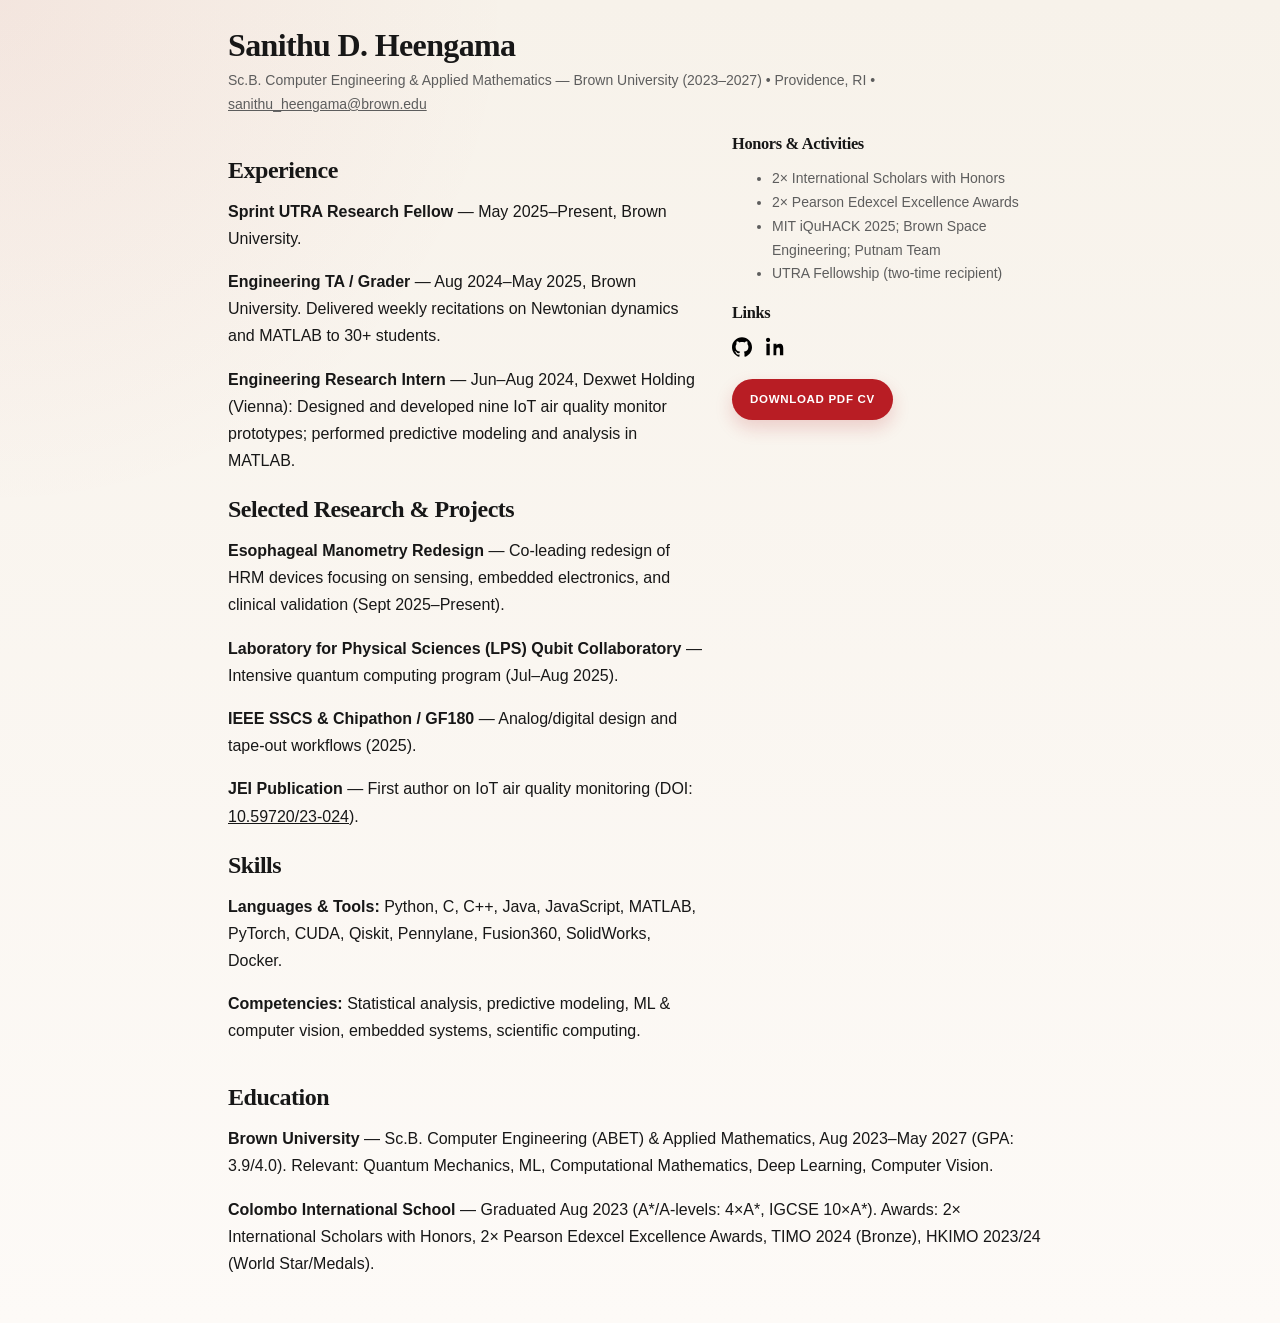
<file: resume.html>
<!doctype html>
<html lang="en">
<head>
  <meta charset="utf-8" />
  <meta name="viewport" content="width=device-width,initial-scale=1" />
  <title>Resume — Sanithu D. Heengama</title>
  <link rel="stylesheet" href="assets/style.css">
  <style>
    .resume { padding:28px; max-width:880px; margin:0 auto }
    .resume h1{font-family:Merriweather,serif;font-size:32px;margin-bottom:6px}
    .resume h2{font-family:Merriweather,serif;margin-top:22px}
    .meta-row{color:var(--muted);margin-bottom:18px}
    .section{margin-bottom:18px}
    .two-col{display:grid;grid-template-columns:1fr 320px;gap:28px}
    .small{font-size:14px;color:var(--muted)}
    @media(max-width:880px){.two-col{grid-template-columns:1fr}}
    .cv-download{margin-top:8px}
    .social-icons {
      display: flex;
      gap: 10px;
    }
    .social-icons a {
      display: inline-block;
      width: 24px;
      height: 24px;
    }
    .social-icons img{width:20px;height:20px;vertical-align:middle;margin-right:10px;filter:grayscale(100%);transition:filter .18s ease, transform .15s ease}
    .social-icons a:hover img{filter:none;transform:scale(1.06)}
  </style>
</head>
<body>
  <div class="container resume">
    <h1>Sanithu D. Heengama</h1>
    <div class="meta-row small">Sc.B. Computer Engineering & Applied Mathematics — Brown University (2023–2027) • Providence, RI • <a href="mailto:sanithu_heengama@brown.edu">sanithu_heengama@brown.edu</a></div>

    <div class="two-col">
      <div>
        <section class="section">
          <h2>Experience</h2>
          <p><strong>Sprint UTRA Research Fellow</strong> — May 2025–Present, Brown University.</p>
          <p><strong>Engineering TA / Grader</strong> — Aug 2024–May 2025, Brown University. Delivered weekly recitations on Newtonian dynamics and MATLAB to 30+ students.</p>
          <p><strong>Engineering Research Intern</strong> — Jun–Aug 2024, Dexwet Holding (Vienna): Designed and developed nine IoT air quality monitor prototypes; performed predictive modeling and analysis in MATLAB.</p>
        </section>

        <section class="section">
          <h2>Selected Research & Projects</h2>
          <p><strong>Esophageal Manometry Redesign</strong> — Co-leading redesign of HRM devices focusing on sensing, embedded electronics, and clinical validation (Sept 2025–Present).</p>
          <p><strong>Laboratory for Physical Sciences (LPS) Qubit Collaboratory</strong> — Intensive quantum computing program (Jul–Aug 2025).</p>
          <p><strong>IEEE SSCS & Chipathon / GF180</strong> — Analog/digital design and tape-out workflows (2025).</p>
          <p><strong>JEI Publication</strong> — First author on IoT air quality monitoring (DOI: <a href="https://doi.org/10.59720/23-024">10.59720/23-024</a>).</p>
        </section>

        <section class="section">
          <h2>Skills</h2>
          <p><strong>Languages & Tools:</strong> Python, C, C++, Java, JavaScript, MATLAB, PyTorch, CUDA, Qiskit, Pennylane, Fusion360, SolidWorks, Docker.</p>
          <p><strong>Competencies:</strong> Statistical analysis, predictive modeling, ML & computer vision, embedded systems, scientific computing.</p>
        </section>
      </div>

      <aside>
        <div class="section small">
          <h3>Honors & Activities</h3>
          <ul>
            <li>2× International Scholars with Honors</li>
            <li>2× Pearson Edexcel Excellence Awards</li>
            <li>MIT iQuHACK 2025; Brown Space Engineering; Putnam Team</li>
            <li>UTRA Fellowship (two-time recipient)</li>
          </ul>
        </div>
        <div class="section small">
          <h3>Links</h3>
          <p class="social-icons">
            <a href="https://github.com/sanithuheen" aria-label="GitHub"><img src="assets/github.svg" alt="GitHub logo"></a>
            <a href="https://www.linkedin.com/in/sanithu-heengama/" aria-label="LinkedIn"><img src="assets/linkedin.svg" alt="LinkedIn logo"></a>
          </p>
        </div>
        <div class="section small cv-download">
          <a class="btn" href="assets/Sanithu_D_Heengama_CV_Nov_2025.pdf" download>Download PDF CV</a>
        </div>
      </aside>
    </div>

    <!-- Education moved to bottom -->
    <section class="section">
      <h2>Education</h2>
      <p><strong>Brown University</strong> — Sc.B. Computer Engineering (ABET) & Applied Mathematics, Aug 2023–May 2027 (GPA: 3.9/4.0). Relevant: Quantum Mechanics, ML, Computational Mathematics, Deep Learning, Computer Vision.</p>
      <p><strong>Colombo International School</strong> — Graduated Aug 2023 (A*/A-levels: 4×A*, IGCSE 10×A*). Awards: 2× International Scholars with Honors, 2× Pearson Edexcel Excellence Awards, TIMO 2024 (Bronze), HKIMO 2023/24 (World Star/Medals).</p>
    </section>

  </div>
</body>
</html>
</file>
<file: assets/style.css>
:root {
  --bg: #f7f2ea;
  --bg-strong: #efe5d6;
  --card: rgba(255, 255, 255, 0.9);
  --card-strong: #fffdfb;
  --ink: #171717;
  --muted: #5d5d5d;
  --muted-soft: #8a8a8a;
  --accent: #b81d24;
  --accent-dark: #8f161b;
  --line: rgba(23, 23, 23, 0.09);
  --shadow: 0 12px 30px rgba(17, 17, 17, 0.06);
  --radius: 18px;
  --font-headline: Georgia, "Times New Roman", Times, serif;
  --font-body: "Segoe UI", Arial, sans-serif;
  --font-secondary: "Trebuchet MS", "Segoe UI", sans-serif;
}

* {
  box-sizing: border-box;
}

html {
  scroll-behavior: smooth;
}

body {
  margin: 0;
  font-family: var(--font-body);
  background:
    radial-gradient(circle at top left, rgba(184, 29, 36, 0.06), transparent 28%),
    linear-gradient(180deg, var(--bg) 0%, #fdfaf7 100%);
  color: var(--ink);
  line-height: 1.7;
}

img {
  max-width: 100%;
  display: block;
}

a {
  color: inherit;
}

.card p a,
.card li a {
  color: var(--accent);
}

.card a.btn {
  color: white;
}

.card a.btn-outline {
  color: var(--accent);
}

.card a.btn-outline:hover {
  color: var(--accent-dark);
}

.contact-links {
  display: flex;
  flex-wrap: wrap;
  gap: 10px 12px;
  align-items: center;
  margin-top: 1rem;
}

h1,
h2,
h3,
.name {
  font-family: var(--font-headline);
  color: var(--ink);
  line-height: 1.1;
  letter-spacing: -0.02em;
}

h1,
h2,
h3 {
  margin: 0 0 0.9rem;
}

p,
ul,
ol {
  margin-top: 0;
}

.tagline,
.meta,
.nav a,
.project-date,
.btn,
.mentors,
.project-subtitle {
  font-family: var(--font-secondary);
  letter-spacing: 0.05em;
}

/* Header & Nav */
.site-header {
  position: relative;
  background-image:
    linear-gradient(rgba(17, 17, 17, 0.18), rgba(17, 17, 17, 0.08)),
    url('hero.jpg');
  background-size: cover;
  background-position: center;
  padding: 52px 0 38px;
  min-height: 280px;
  border-bottom: 1px solid rgba(255, 255, 255, 0.12);
}

.container {
  max-width: 980px;
  margin: 0 auto;
  padding: 0 32px;
}

.header-inner {
  display: flex;
  align-items: center;
  gap: 28px;
}

.avatar-wrap {
  position: relative;
  flex-shrink: 0;
  width: 180px;
  height: 180px;
  border-radius: 50%;
  padding: 5px;
  background: linear-gradient(135deg, rgba(255, 255, 255, 0.8), rgba(255, 255, 255, 0.35));
  box-shadow: 0 15px 35px rgba(0, 0, 0, 0.12);
}

.avatar {
  width: 100%;
  height: 100%;
  object-fit: cover;
  border-radius: 50%;
  border: 3px solid rgba(255, 255, 255, 0.9);
  display: block;
  transition: opacity 0.5s ease, transform 0.4s ease, filter 0.4s ease;
  filter: saturate(1.05) contrast(1.02);
  background: #f3efe8;
}

.avatar-wrap:hover .avatar {
  transform: scale(1.02);
}

.name {
  font-size: clamp(2.2rem, 4vw, 3.2rem);
  margin: 0;
  color: #fff;
  text-shadow: 0 2px 8px rgba(0, 0, 0, 0.15);
}

.tagline {
  margin: 10px 0 0;
  font-size: 0.9rem;
  font-weight: 600;
  color: rgba(255, 255, 255, 0.9);
  letter-spacing: 0.01em;
  text-transform: none;
}

.meta {
  margin-top: 8px;
  font-size: 0.82rem;
  color: rgba(255, 255, 255, 0.9);
  text-transform: uppercase;
}

.meta a {
  color: #fff;
  text-decoration: none;
  opacity: 0.95;
}

.meta a:hover {
  color: #fff;
  opacity: 1;
}

.nav {
  position: sticky;
  top: 0;
  z-index: 100;
  background: rgba(255, 255, 255, 0.8);
  backdrop-filter: blur(12px);
  -webkit-backdrop-filter: blur(12px);
  border-bottom: 1px solid var(--line);
  box-shadow: 0 4px 18px rgba(17, 17, 17, 0.02);
}

.nav .container {
  display: flex;
  flex-wrap: wrap;
  gap: 18px 22px;
  align-items: center;
  padding-top: 16px;
  padding-bottom: 16px;
}

.nav a {
  position: relative;
  color: var(--ink);
  text-decoration: none;
  font-size: 0.75rem;
  font-weight: 700;
  text-transform: uppercase;
  transition: color 0.2s ease;
}

.nav a::after {
  content: "";
  position: absolute;
  left: 0;
  bottom: -6px;
  width: 100%;
  height: 2px;
  background: var(--accent);
  transform: scaleX(0);
  transform-origin: left;
  transition: transform 0.2s ease;
}

.nav a:hover {
  color: var(--accent);
}

.nav a:hover::after {
  transform: scaleX(1);
}

/* Cards */
main.container {
  padding-top: 30px;
  padding-bottom: 40px;
}

.card {
  background: var(--card);
  border: 1px solid var(--line);
  border-radius: var(--radius);
  box-shadow: var(--shadow);
  padding: 32px 32px 26px;
  margin-bottom: 28px;
}

.card h2 {
  display: inline-block;
  margin-bottom: 22px;
  padding-bottom: 8px;
  border-bottom: 2px solid var(--accent);
  font-size: clamp(1.5rem, 2.8vw, 2rem);
}

.project-item {
  margin-bottom: 2.2rem;
  padding-bottom: 1.5rem;
  border-bottom: 1px solid var(--line);
}

.project-item:last-child {
  border-bottom: none;
  margin-bottom: 0;
  padding-bottom: 0;
}

.project-header {
  display: flex;
  justify-content: space-between;
  align-items: baseline;
  flex-wrap: wrap;
  gap: 10px;
}

.project-title {
  font-size: clamp(1.1rem, 2vw, 1.45rem);
  font-weight: 700;
  font-family: var(--font-headline);
  color: var(--ink);
}

.project-date {
  font-size: 0.72rem;
  color: var(--muted);
  font-weight: 700;
  text-transform: uppercase;
  white-space: nowrap;
}

.project-subtitle {
  margin: 10px 0 10px;
  color: var(--muted);
  letter-spacing: 0.01em;
  text-transform: none;
  font-size: 0.98rem;
  font-style: italic;
}

.mentors {
  margin-bottom: 12px;
  font-size: 0.78rem;
  color: var(--muted);
  text-transform: uppercase;
}

.project-content {
  color: var(--ink);
  font-size: 1.02rem;
}

.project-content p {
  margin-bottom: 0.8rem;
}

.project-content ul,
.card ul,
.card ol {
  margin: 0;
  padding-left: 1.1rem;
}

.project-content li,
.card li {
  margin-bottom: 0.5rem;
}

.skills-grid {
  display: grid;
  grid-template-columns: repeat(2, minmax(0, 1fr));
  gap: 28px;
}

.skills-grid h3 {
  margin-bottom: 12px;
  padding-bottom: 10px;
  border-bottom: 1px solid var(--line);
  font-size: 1.15rem;
}

.skills-grid p {
  margin-bottom: 0.4rem;
}

.btn {
  display: inline-block;
  padding: 11px 18px;
  border-radius: 999px;
  background: var(--accent);
  color: white;
  text-decoration: none;
  font-size: 0.72rem;
  font-weight: 700;
  text-transform: uppercase;
  letter-spacing: 0.06em;
  transition: transform 0.2s ease, box-shadow 0.2s ease, background 0.2s ease;
  box-shadow: 0 8px 18px rgba(184, 29, 36, 0.18);
}

.btn:hover {
  background: var(--accent-dark);
  transform: translateY(-1px);
}

.btn-outline {
  background: transparent;
  border: 1px solid var(--accent);
  color: var(--accent);
  box-shadow: none;
}

.btn-outline:hover {
  background: rgba(184, 29, 36, 0.04);
  color: var(--accent-dark);
}

.site-footer {
  padding: 26px 0 42px;
  text-align: center;
  color: var(--muted);
  font-size: 0.8rem;
  letter-spacing: 0.04em;
  text-transform: uppercase;
}

/* Reveal */
[data-reveal] {
  opacity: 0;
  transform: translateY(18px);
  transition: opacity 0.7s ease, transform 0.7s ease;
}

[data-reveal].visible {
  opacity: 1;
  transform: translateY(0);
}

/* Project Gallery */
.project-gallery {
  display: grid;
  grid-template-columns: repeat(auto-fill, minmax(120px, 1fr));
  gap: 12px;
  margin-top: 18px;
}

.zoom-img {
  width: 100%;
  height: 110px;
  object-fit: cover;
  padding: 6px;
  border: 1px solid var(--line);
  border-radius: 12px;
  background: #fff;
  cursor: pointer;
  transition: transform 0.2s ease, border-color 0.2s ease, box-shadow 0.2s ease;
}

.zoom-img:hover {
  transform: translateY(-2px);
  border-color: rgba(184, 29, 36, 0.25);
  box-shadow: 0 8px 18px rgba(17, 17, 17, 0.08);
}

/* Lightbox */
#lightbox {
  position: fixed;
  inset: 0;
  display: none;
  align-items: center;
  justify-content: center;
  z-index: 9999;
  background: rgba(10, 10, 10, 0.82);
  cursor: zoom-out;
  padding: 24px;
}

#lightbox img {
  max-width: min(90vw, 980px);
  max-height: 90vh;
  border-radius: 14px;
  box-shadow: 0 30px 60px rgba(0, 0, 0, 0.35);
}

#lightbox.active {
  display: flex;
}

/* Mobile */
@media (max-width: 700px) {
  .site-header {
    padding-top: 32px;
    min-height: 220px;
  }

  .header-inner {
    flex-direction: column;
    align-items: flex-start;
    text-align: left;
  }

  .avatar-wrap {
    width: 140px;
    height: 140px;
  }

  .nav .container {
    gap: 10px 16px;
    padding-top: 12px;
    padding-bottom: 12px;
  }

  .nav a {
    font-size: 0.68rem;
  }

  .card {
    padding: 24px 20px 20px;
  }

  .skills-grid {
    grid-template-columns: 1fr;
  }

  .project-header {
    flex-direction: column;
    align-items: flex-start;
    gap: 4px;
  }

  .project-date {
    order: -1;
  }

  .contact-links .btn {
    flex: 1 1 100%;
    text-align: center;
  }
}
</file>
